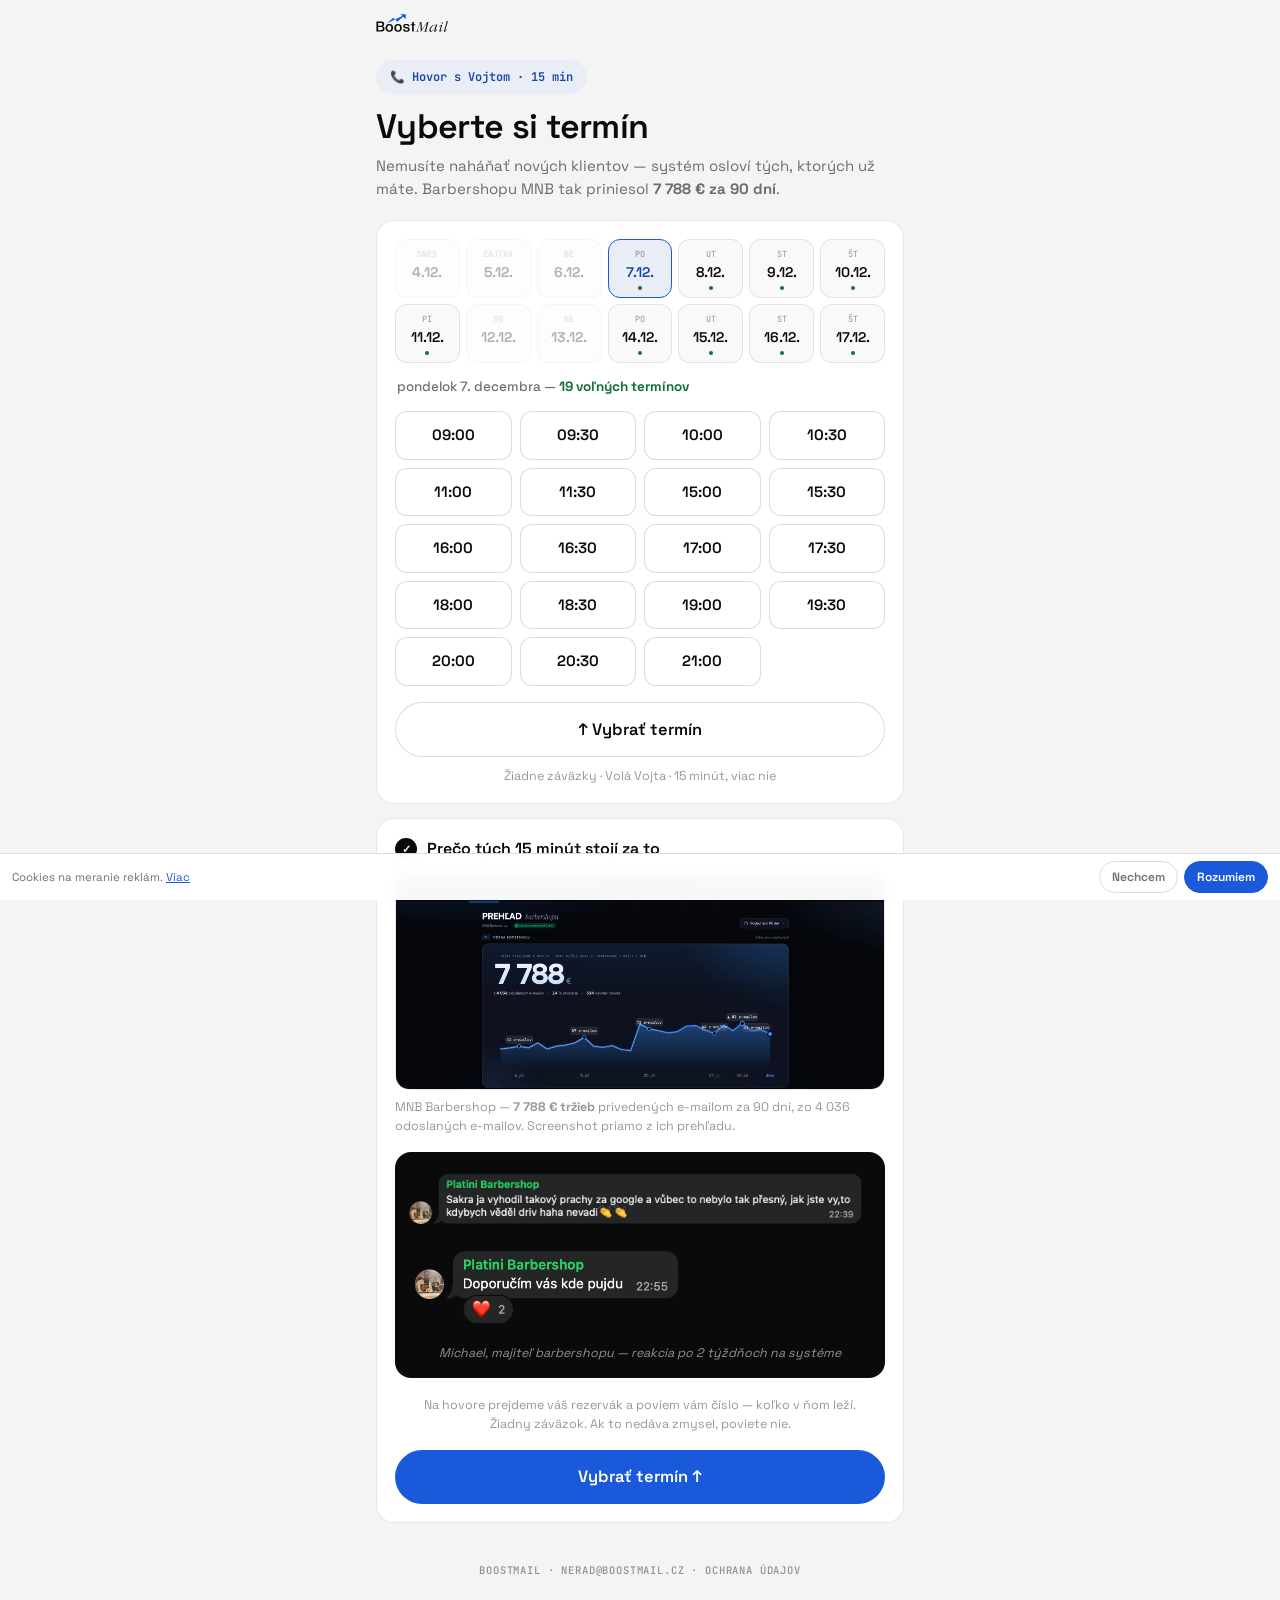
<file: index.html>
<!doctype html>
<html lang="sk">
<head>
<meta charset="utf-8">
<meta name="viewport" content="width=device-width, initial-scale=1, viewport-fit=cover">
<title>Rezervujte si 15 minút — BoostMail</title>
<meta name="robots" content="noindex">
<link rel="preconnect" href="https://fonts.googleapis.com">
<link rel="preconnect" href="https://fonts.gstatic.com" crossorigin>
<link href="https://fonts.googleapis.com/css2?family=Space+Grotesk:wght@400;500;600;700&family=JetBrains+Mono:wght@400;500;600&display=swap" rel="stylesheet">
<link rel="stylesheet" href="styles.css?v=9">
<script type="module" src="consent.js?v=4"></script>
</head>
<body>
<div class="wrap">
  <header class="top">
    <img src="assets/logo-dark.svg" alt="BoostMail">
  </header>

  <section class="hero" style="padding-bottom:14px">
    <span class="badge">📞 Hovor s Vojtom · 15 min</span>
    <h1>Vyberte si termín</h1>
    <!-- Message match: preberá jazyk reklamy („nemusíte naháňať nových klientov")
         + jeden konkrétny dôkaz hneď nad kalendárom. Predtým tu nebolo ani jedno. -->
    <p class="sub" style="font-size:15px">Nemusíte naháňať nových klientov — systém osloví tých, ktorých už máte.
      Barbershopu MNB tak priniesol <b>7 788 € za 90 dní</b>.</p>
  </section>

  <section class="card" id="pick-card" style="margin-top:6px">
    <div class="days" id="days"></div>
    <p class="day-info" id="day-info"></p>
    <div class="slots" id="slots"></div>
    <p class="slots-empty" id="slots-empty" style="display:none">V tento deň už nie sú voľné termíny — skúste iný deň.</p>
    <!-- Dřív tu byly tři pill-chipy, které vypadaly jako tlačítka a nic nedělaly
         (28 mrtvých kliků = 10 % všech dotyků). Teď: jedno skutečné tlačítko + prostý text. -->
    <button type="button" class="btn ghost jump" id="jump-slots">↑ Vybrať termín</button>
    <p class="trust">Žiadne záväzky · Volá Vojta · 15 minút, viac nie</p>
  </section>

  <section class="card" id="form-card" style="display:none">
    <h2><span class="num">2</span> Dokončite rezerváciu</h2>
    <div class="summary" id="summary" style="margin-bottom:14px"></div>
    <form id="bform" novalidate>
      <div class="field">
        <label for="f-name">Meno a priezvisko</label>
        <input id="f-name" name="name" autocomplete="name" required minlength="2" maxlength="120" placeholder="Ján Novák">
      </div>
      <div class="field">
        <label for="f-phone">Telefón</label>
        <!-- POZOR: pole bylo predvyplnené „+421 ", čo prešlo HTML validáciou (nie je prázdne),
             ale server ho odmietol ako príliš krátke → používateľ dostal nezrozumiteľnú chybu.
             Teraz je predvyplnenie preč a je tu vzor, ktorý vyžaduje aspoň 9 číslic. -->
        <input id="f-phone" name="phone" type="tel" inputmode="tel" autocomplete="tel" required
               maxlength="30" placeholder="+421 901 234 567"
               pattern="[^0-9]*([0-9][^0-9]*){9,}"
               title="Zadajte telefónne číslo — aspoň 9 číslic">
      </div>
      <div class="field">
        <label for="f-email">E-mail</label>
        <input id="f-email" name="email" type="email" inputmode="email" autocomplete="email" required maxlength="160" placeholder="jan@barbershop.sk">
      </div>
      <div class="field">
        <label for="f-shop">Názov barbershopu</label>
        <input id="f-shop" name="barbershop" required minlength="2" maxlength="160" placeholder="Barbershop XYZ">
      </div>
      <div class="field">
        <label for="f-resys">Aký rezervačný systém používate?</label>
        <div class="selwrap">
          <select id="f-resys" name="resys" required>
            <option value="" disabled selected>Vyberte…</option>
            <option value="bookio">Bookio</option>
            <option value="booqme">Booqme</option>
            <option value="reservio">Reservio</option>
            <option value="iny">Iný</option>
            <option value="ziadny">Zatiaľ žiadny</option>
          </select>
        </div>
      </div>
      <div class="field">
        <label for="f-link">Odkaz na váš rezervák / web / Instagram <span class="opt">(nepovinné)</span></label>
        <input id="f-link" name="link" inputmode="url" maxlength="300" placeholder="https://…">
      </div>
      <!-- honeypot -->
      <input id="f-hp" name="website" tabindex="-1" autocomplete="off" style="position:absolute;left:-5000px" aria-hidden="true">
      <div class="err" id="ferr"></div>
      <button class="btn" id="fsubmit" type="submit">Potvrdiť rezerváciu</button>
      <p class="legal">Odoslaním rezervácie beriete na vedomie, že vaše údaje spracujeme na dohodnutie a prípravu tohto hovoru. Žiadny newsletter, žiadny spam, kedykoľvek ich zmažeme na požiadanie. Viac v <a href="zasady-ochrany-udajov.html" target="_blank" rel="noopener" style="color:var(--accent);text-decoration:underline">zásadách ochrany osobných údajov</a>.</p>
    </form>
  </section>

  <!-- ⬇ DÔKAZ. Doteraz bol LEN na ďakovnej stránke — čiže ho videli iba tí,
       čo už zarezervovali (1,2 %). Tých 98,8 %, ktorých treba presvedčiť, ho nevidelo nikdy.
       Clarity: 75 % návštevníkov doroluje na koniec stránky, takže sem dovidia. -->
  <section class="card" id="proof-card">
    <h2><span class="num">✓</span> Prečo tých 15 minút stojí za to</h2>

    <img class="proof-img" src="assets/proof-mnb.png" loading="lazy"
      alt="Prehľad BoostMail — 7 788 € tržieb privedených e-mailom za 90 dní">
    <p class="caption">MNB Barbershop — <b>7 788 € tržieb</b> privedených e-mailom za 90 dní,
      zo 4 036 odoslaných e-mailov. Screenshot priamo z ich prehľadu.</p>

    <div class="wa-wrap">
      <img src="assets/wa-1.png" loading="lazy" alt="Správa majiteľa barbershopu" style="width:100%;display:block;border-radius:10px">
      <img src="assets/wa-2.png" loading="lazy" alt="Doporučím vás, kade pôjdem" style="width:62%;display:block;border-radius:10px;margin-top:8px">
      <p class="caption" style="color:rgba(255,255,255,.55);text-align:center;margin-top:12px;font-style:italic">
        Michael, majiteľ barbershopu — reakcia po 2 týždňoch na systéme</p>
    </div>

    <p class="trust" style="margin-top:18px">Na hovore prejdeme váš rezervák a poviem vám číslo — koľko v ňom leží.<br>
      Žiadny záväzok. Ak to nedáva zmysel, poviete nie.</p>
    <button type="button" class="btn jump2" id="jump-slots-2">Vybrať termín ↑</button>
  </section>

  <footer>
    <span class="mono">BoostMail · nerad@boostmail.cz · <a href="zasady-ochrany-udajov.html">Ochrana údajov</a></span>
  </footer>
</div>

<script type="module">
import { SUPABASE_URL, SUPABASE_KEY, HORIZON_DAYS, MIN_NOTICE_HOURS, SLOT_STEP_MIN, AVAILABILITY, BLOCKED_DAYS, PRIVACY_VERSION } from "./config.js";

const TZ = "Europe/Bratislava";
const $ = (s) => document.querySelector(s);

// ---------- čas: Bratislava wall time -> UTC instant ----------
function tzOffsetMs(date) {
  const dtf = new Intl.DateTimeFormat("en-US", { timeZone: TZ, hour12: false,
    year: "numeric", month: "2-digit", day: "2-digit", hour: "2-digit", minute: "2-digit", second: "2-digit" });
  const p = Object.fromEntries(dtf.formatToParts(date).map(x => [x.type, x.value]));
  const asUTC = Date.UTC(p.year, p.month - 1, p.day, p.hour === "24" ? 0 : p.hour, p.minute, p.second);
  return asUTC - date.getTime();
}
function fromBratislava(y, m, d, hh, mm) {
  const guess = new Date(Date.UTC(y, m - 1, d, hh, mm));
  return new Date(guess.getTime() - tzOffsetMs(guess));
}
function baDateParts(date) {
  const dtf = new Intl.DateTimeFormat("sk-SK", { timeZone: TZ, year: "numeric", month: "numeric", day: "numeric", weekday: "short" });
  const p = Object.fromEntries(dtf.formatToParts(date).map(x => [x.type, x.value]));
  return p;
}
const fmtTime = new Intl.DateTimeFormat("sk-SK", { timeZone: TZ, hour: "2-digit", minute: "2-digit" });
const fmtDay = new Intl.DateTimeFormat("sk-SK", { timeZone: TZ, weekday: "long", day: "numeric", month: "long" });

// ---------- generování slotů ----------
function daysList() {
  const out = [];
  const now = new Date();
  for (let i = 0; i < HORIZON_DAYS; i++) {
    const probe = new Date(now.getTime() + i * 86400000);
    const p = baDateParts(probe);
    const key = `${p.year}-${String(p.month).padStart(2, "0")}-${String(p.day).padStart(2, "0")}`;
    out.push({ y: +p.year, m: +p.month, d: +p.day, key, label: i === 0 ? "Dnes" : i === 1 ? "Zajtra" : null });
  }
  return out;
}
function slotsForDay(day) {
  if (BLOCKED_DAYS.includes(day.key)) return [];
  const res = [];
  const minStart = Date.now() + MIN_NOTICE_HOURS * 3600000;
  for (const w of AVAILABILITY) {
    const [fh, fm] = w.from.split(":").map(Number);
    const [th, tm] = w.to.split(":").map(Number);
    const probe = fromBratislava(day.y, day.m, day.d, 12, 0);
    const dow = new Date(probe.toLocaleString("en-US", { timeZone: TZ })).getDay();
    if (!w.dows.includes(dow)) continue;
    for (let t = fh * 60 + fm; t + 15 <= th * 60 + tm; t += SLOT_STEP_MIN) {
      const start = fromBratislava(day.y, day.m, day.d, Math.floor(t / 60), t % 60);
      if (start.getTime() >= minStart) res.push(start);
    }
  }
  return res.sort((a, b) => a - b);
}

// ---------- taken slots ----------
async function rpc(fn, body) {
  const r = await fetch(`${SUPABASE_URL}/rest/v1/rpc/${fn}`, {
    method: "POST",
    headers: { "Content-Type": "application/json", apikey: SUPABASE_KEY, Authorization: `Bearer ${SUPABASE_KEY}` },
    body: JSON.stringify(body),
  });
  if (!r.ok) throw new Error(`rpc ${fn} ${r.status}`);
  return r.json();
}
let takenSet = new Set();
async function loadTaken() {
  try {
    const from = new Date().toISOString();
    const to = new Date(Date.now() + (HORIZON_DAYS + 1) * 86400000).toISOString();
    const rows = await rpc("sk_taken_slots", { p_from: from, p_to: to });
    takenSet = new Set(rows.map((x) => new Date(x).getTime()));
  } catch (e) { console.warn("taken slots", e); }
}

// ---------- UI state ----------
const days = daysList().map((d) => ({ ...d, slots: slotsForDay(d) }));
let selDay = days.find((d) => d.slots.length) || days[0];
let selSlot = null;

function renderDays() {
  const el = $("#days");
  el.innerHTML = "";
  for (const d of days) {
    const free = d.slots.filter((s) => !takenSet.has(s.getTime()));
    const div = document.createElement("div");
    div.className = "day" + (d === selDay ? " sel" : "") + (free.length === 0 ? " off" : "");
    const p = baDateParts(fromBratislava(d.y, d.m, d.d, 12, 0));
    div.innerHTML = `<div class="dw">${d.label || p.weekday}</div><div class="dd">${d.d}.${d.m}.</div><div class="dot"></div>`;
    if (free.length) div.onclick = () => { selDay = d; selSlot = null; $("#form-card").style.display = "none"; render(); };
    el.appendChild(div);
  }
}
function renderSlots() {
  const el = $("#slots");
  el.innerHTML = "";
  const free = selDay.slots.filter((s) => !takenSet.has(s.getTime()));
  const info = $("#day-info");
  if (free.length) {
    info.innerHTML = `${fmtDay.format(selDay.slots[0])} — <b>${free.length} voľných termínov</b>`;
    info.style.display = "block";
  } else { info.style.display = "none"; }
  $("#slots-empty").style.display = free.length ? "none" : "block";
  for (const s of selDay.slots) {
    const taken = takenSet.has(s.getTime());
    const b = document.createElement("div");
    b.className = "slot" + (taken ? " taken" : "") + (selSlot && selSlot.getTime() === s.getTime() ? " sel" : "");
    b.textContent = fmtTime.format(s);
    if (!taken) b.onclick = () => {
      selSlot = s;
      render();
      $("#jump-slots").style.display = "none";
      $("#jump-slots-2").style.display = "none";
      $("#form-card").style.display = "block";
      $("#summary").textContent = `📅 ${fmtDay.format(s)} o ${fmtTime.format(s)} (15 min)`;
      $("#form-card").scrollIntoView({ behavior: "smooth", block: "start" });
    };
    el.appendChild(b);
  }
}
function render() { renderDays(); renderSlots(); }

// tlačítka „Vybrať termín" — obě sjedou ke slotům a zvýrazní je
function jumpToSlots() {
  $("#slots").scrollIntoView({ behavior: "smooth", block: "center" });
  $("#slots").classList.add("pulse");
  setTimeout(() => $("#slots").classList.remove("pulse"), 1200);
}
$("#jump-slots").onclick = jumpToSlots;
$("#jump-slots-2").onclick = jumpToSlots;

// ---------- submit ----------
$("#bform").addEventListener("submit", async (ev) => {
  ev.preventDefault();
  const err = $("#ferr"); err.classList.remove("show");
  if ($("#f-hp").value) return; // bot
  if (!selSlot) { err.textContent = "Vyberte si najprv termín."; err.classList.add("show"); return; }
  const f = ev.target;
  if (!f.reportValidity()) return;
  const btn = $("#fsubmit"); btn.disabled = true; btn.textContent = "Rezervujem…";
  const utm = {};
  new URLSearchParams(location.search).forEach((v, k) => {
    if (/^(utm_|fbclid|gclid)/i.test(k)) utm[k] = v.slice(0, 200);
  });
  try {
    const res = await rpc("sk_create_booking", {
      p_slot_start: selSlot.toISOString(),
      p_name: f.name.value, p_phone: f.phone.value, p_email: f.email.value,
      p_barbershop: f.barbershop.value, p_resys: f.resys.value,
      p_link: f.link.value || null,
      p_utm: Object.keys(utm).length ? utm : null,
      p_referrer: document.referrer ? document.referrer.slice(0, 300) : null,
      p_privacy_version: PRIVACY_VERSION,
    });
    if (res.ok) {
      location.href = `dakujeme.html?t=${encodeURIComponent(selSlot.toISOString())}&n=${encodeURIComponent(f.name.value)}`;
      return;
    }
    if (res.reason === "taken") {
      err.textContent = "Tento termín si práve niekto zobral. Vyberte si prosím iný.";
      await loadTaken(); selSlot = null;
      $("#form-card").style.display = "none";
      $("#jump-slots").style.display = ""; $("#jump-slots-2").style.display = "";
      render();
      $("#pick-card").scrollIntoView({ behavior: "smooth" });
    } else if (res.reason === "past") {
      err.textContent = "Tento termín už medzitým prešiel. Vyberte si prosím neskorší.";
      selSlot = null; $("#form-card").style.display = "none";
      $("#jump-slots").style.display = ""; $("#jump-slots-2").style.display = "";
      render();
    } else {
      // konkrétne pole, nie neurčité „skontrolujte údaje" — kvôli tomu 13.8. jeden
      // záujemca odoslal formulár 8× a vzdal to
      const podla = {
        telefon: ["Telefónne číslo nevyzerá správne — zadajte aspoň 9 číslic.", "#f-phone"],
        meno:    ["Vyplňte prosím meno a priezvisko.", "#f-name"],
        barbershop: ["Vyplňte prosím názov barbershopu.", "#f-shop"],
        dlzka:   ["Niektoré pole je príliš dlhé, skráťte ho prosím.", null],
      };
      const [text, sel] = podla[res.pole] || ["Skontrolujte prosím vyplnené údaje.", null];
      err.textContent = text;
      if (sel) { const el = $(sel); el.focus(); el.scrollIntoView({ behavior: "smooth", block: "center" }); }
    }
    err.classList.add("show");
  } catch (e) {
    err.textContent = "Nepodarilo sa spojiť so serverom. Skúste to o chvíľu, alebo napíšte na nerad@boostmail.cz.";
    err.classList.add("show");
  }
  btn.disabled = false; btn.textContent = "Potvrdiť rezerváciu";
});

// ---------- init ----------
// ⚡ Vykreslíme OKAMŽITE (bez čekání na síť) — obsazené sloty doznačíme, až dorazí odpověď.
// Dřív tu bylo `await loadTaken(); render();`, což na mobilu nechávalo 1–2 s prázdnou kartu
// a Clarity ukazovala 33 % odchodů do 2 vteřin.
render();
loadTaken().then(() => {
  // pokud si mezitím někdo vybral slot, který je už obsazený, vrátíme ho zpět k výběru
  if (selSlot && takenSet.has(selSlot.getTime())) {
    selSlot = null;
    $("#form-card").style.display = "none";
  }
  render();
});
</script>
</body>
</html>
</file>
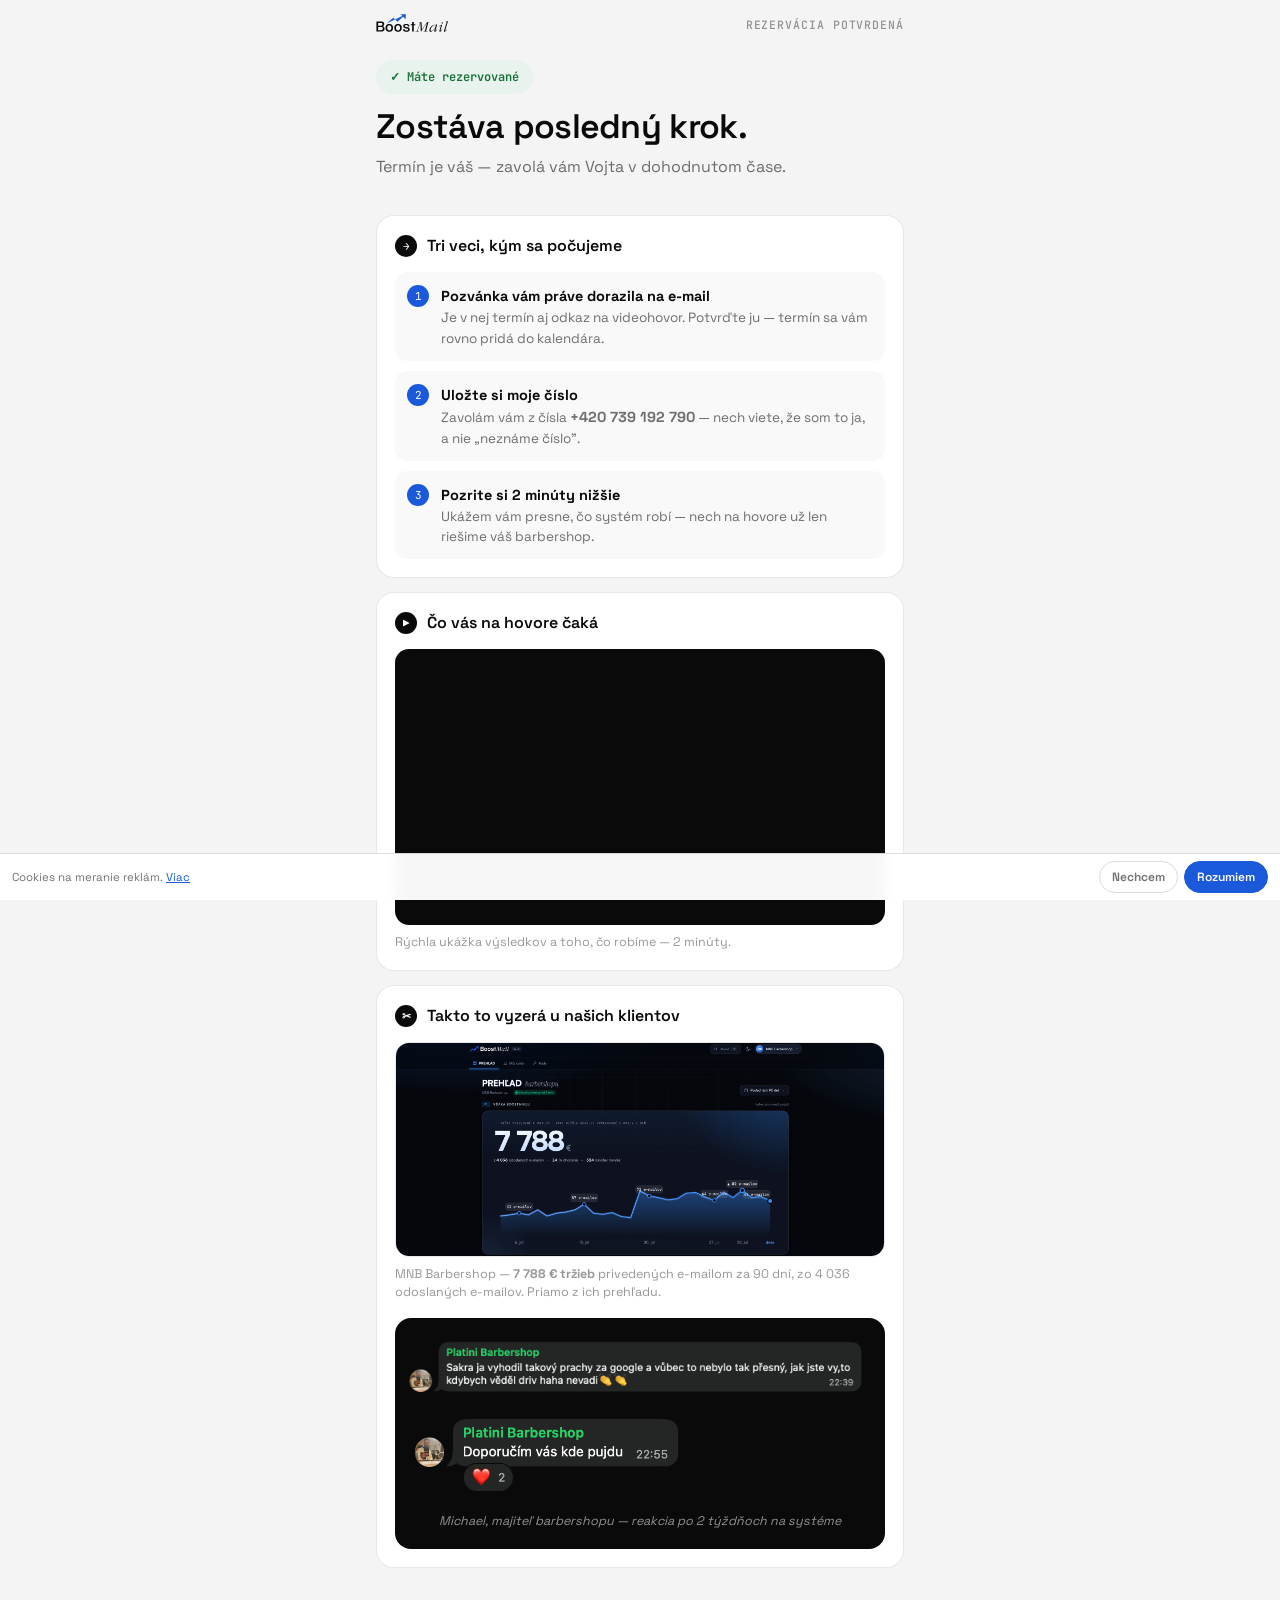
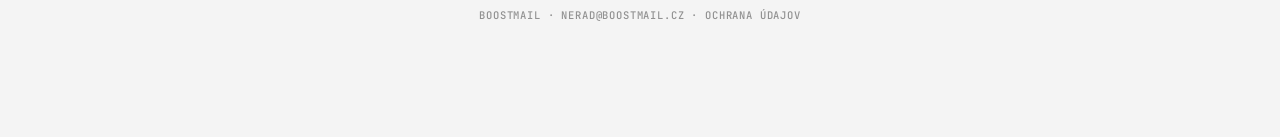
<file: dakujeme.html>
<!doctype html>
<html lang="sk">
<head>
<meta charset="utf-8">
<meta name="viewport" content="width=device-width, initial-scale=1, viewport-fit=cover">
<title>Rezervácia potvrdená — BoostMail</title>
<meta name="robots" content="noindex">
<link rel="preconnect" href="https://fonts.googleapis.com">
<link rel="preconnect" href="https://fonts.gstatic.com" crossorigin>
<link href="https://fonts.googleapis.com/css2?family=Space+Grotesk:wght@400;500;600;700&family=JetBrains+Mono:wght@400;500;600&display=swap" rel="stylesheet">
<link rel="stylesheet" href="styles.css?v=9">
<script>window.BM_TRACK_SCHEDULE=true;</script>
<script type="module" src="consent.js?v=4"></script>
</head>
<body>
<div class="wrap">
  <header class="top">
    <img src="assets/logo-dark.svg" alt="BoostMail">
    <span class="mono">rezervácia potvrdená</span>
  </header>

  <section class="hero">
    <span class="ok-badge">✓ Máte rezervované</span>
    <h1 id="headline">Zostáva posledný krok.</h1>
    <p class="sub" id="when"></p>
  </section>

  <section class="card">
    <h2><span class="num">→</span> Tri veci, kým sa počujeme</h2>
    <div class="steps">
      <div class="step"><span class="n">1</span>
        <div><b>Pozvánka vám práve dorazila na e-mail</b>
        <p>Je v nej termín aj odkaz na videohovor. Potvrďte ju — termín sa vám rovno pridá do kalendára.</p></div>
      </div>
      <div class="step"><span class="n">2</span>
        <div><b>Uložte si moje číslo</b>
        <p>Zavolám vám z čísla <b id="phone"></b> — nech viete, že som to ja, a nie „neznáme číslo".</p></div>
      </div>
      <div class="step"><span class="n">3</span>
        <div><b>Pozrite si 2 minúty nižšie</b>
        <p>Ukážem vám presne, čo systém robí — nech na hovore už len riešime váš barbershop.</p></div>
      </div>
    </div>
  </section>

  <section class="card">
    <h2><span class="num">▶</span> Čo vás na hovore čaká</h2>
    <div class="video-wrap">
      <iframe src="https://www.loom.com/embed/82dd929b35a548af8ee20fe4e9ee1260?hide_owner=true&hide_share=true&hideEmbedTopBar=true"
        frameborder="0" allowfullscreen title="Rýchla ukážka výsledkov pred videohovorom"></iframe>
    </div>
    <p class="caption">Rýchla ukážka výsledkov a toho, čo robíme — 2 minúty.</p>
  </section>

  <section class="card">
    <h2><span class="num">✂</span> Takto to vyzerá u našich klientov</h2>
    <img class="proof-img" src="assets/proof-mnb.png" alt="Prehľad BoostMail — 7 788 € tržieb privedených e-mailom za 90 dní">
    <p class="caption">MNB Barbershop — <b>7 788 € tržieb</b> privedených e-mailom za 90 dní, zo 4 036 odoslaných e-mailov. Priamo z ich prehľadu.</p>
    <div style="background:#0a0a0a;border-radius:16px;padding:18px 14px;margin-top:16px">
      <img src="assets/wa-1.png" alt="WhatsApp správa majiteľa barbershopu" style="width:100%;display:block;border-radius:10px">
      <img src="assets/wa-2.png" alt="Doporučím vás, kade pôjdem" style="width:62%;display:block;border-radius:10px;margin-top:8px">
      <p class="caption" style="color:rgba(255,255,255,.55);text-align:center;margin-top:12px;font-style:italic">Michael, majiteľ barbershopu — reakcia po 2 týždňoch na systéme</p>
    </div>
  </section>

  <footer>
    <span class="mono">BoostMail · nerad@boostmail.cz · <a href="zasady-ochrany-udajov.html">Ochrana údajov</a></span>
  </footer>
</div>

<script type="module">
import { VOJTA_PHONE } from "./config.js";

const q = new URLSearchParams(location.search);
const t = q.get("t") ? new Date(q.get("t")) : null;
const name = (q.get("n") || "").split(" ")[0];

document.getElementById("phone").textContent = VOJTA_PHONE;
if (name) document.getElementById("headline").textContent = `${name}, zostáva posledný krok.`;

if (t && !isNaN(t)) {
  const fmt = new Intl.DateTimeFormat("sk-SK", { timeZone: "Europe/Bratislava", weekday: "long", day: "numeric", month: "long", hour: "2-digit", minute: "2-digit" });
  document.getElementById("when").textContent = `Termín je váš: ${fmt.format(t)} · 15 minút · zavolá vám Vojta.`;
} else {
  document.getElementById("when").textContent = "Termín je váš — zavolá vám Vojta v dohodnutom čase.";
}

// Pozvánku do kalendára posiela Google automaticky (attendee + sendUpdates=all),
// preto tu už žiadne „pridať do kalendára" tlačidlá nie sú.

// Meta pixel event Schedule rieši consent.js (window.BM_TRACK_SCHEDULE)
</script>
</body>
</html>
</file>
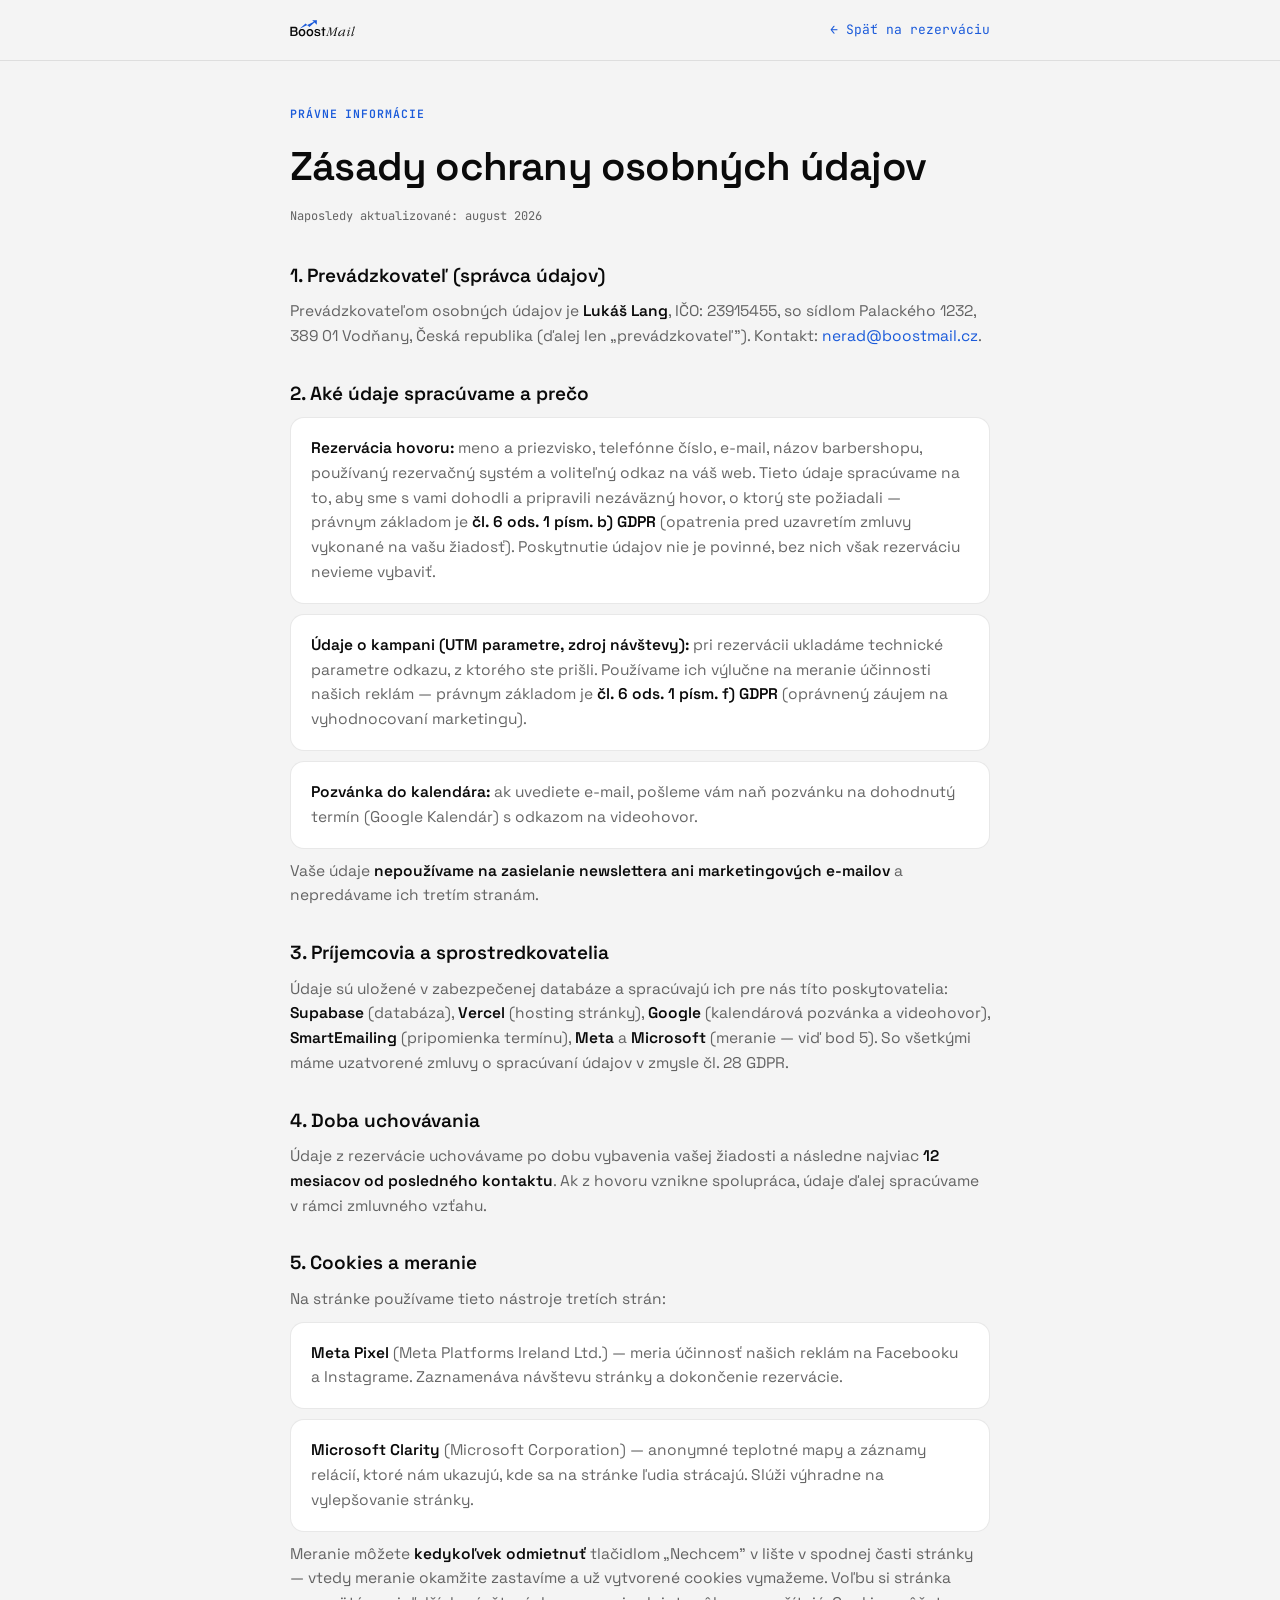
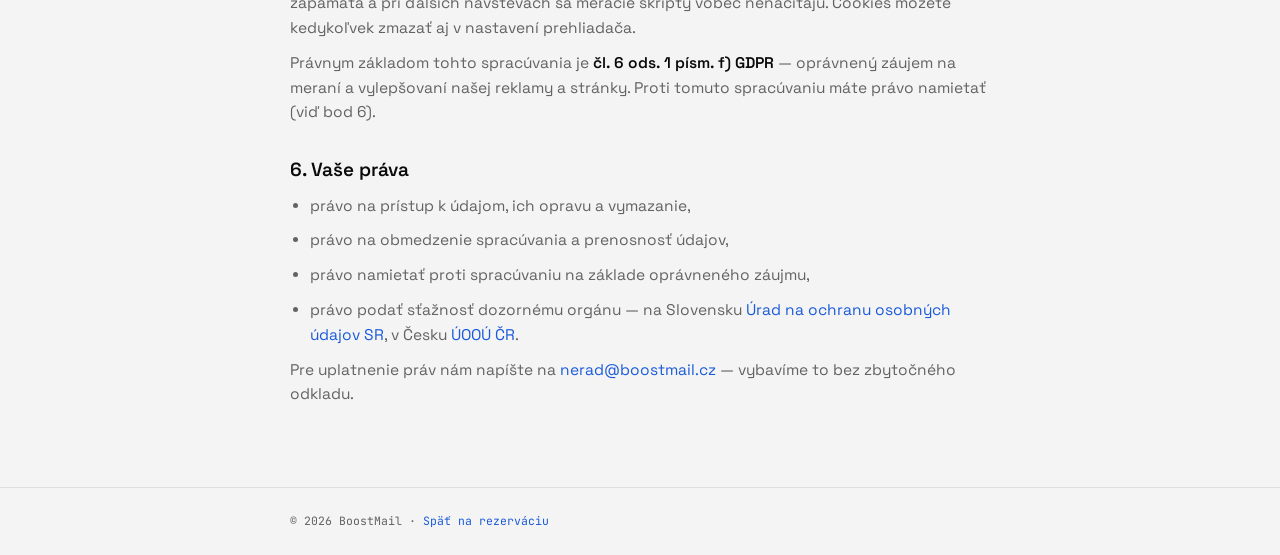
<file: zasady-ochrany-udajov.html>
<!doctype html>
<html lang="sk">
<head>
<meta charset="utf-8">
<meta name="viewport" content="width=device-width, initial-scale=1">
<title>Zásady ochrany osobných údajov — BoostMail</title>
<meta name="robots" content="noindex">
<link rel="preconnect" href="https://fonts.googleapis.com">
<link rel="preconnect" href="https://fonts.gstatic.com" crossorigin>
<link href="https://fonts.googleapis.com/css2?family=Space+Grotesk:wght@400;500;600;700&family=JetBrains+Mono:wght@400;500&display=swap" rel="stylesheet">
<style>
:root{--bg:#f4f4f4;--surface:#fff;--ink:#0a0a0a;--muted:rgba(10,10,10,.62);--accent:#1a5ada;--line:rgba(10,10,10,.09);--sans:'Space Grotesk',system-ui,sans-serif;--mono:'JetBrains Mono',monospace}
*{margin:0;padding:0;box-sizing:border-box}
body{font-family:var(--sans);background:var(--bg);color:var(--ink);line-height:1.6}
.wrap{max-width:740px;margin:0 auto;padding:0 20px}
header{border-bottom:1px solid var(--line)}
.nav{display:flex;align-items:center;justify-content:space-between;height:60px;max-width:740px;margin:0 auto;padding:0 20px}
.nav img{height:20px;display:block}
a{color:var(--accent);text-decoration:none}a:hover{text-decoration:underline}
.back{font-size:13px;font-family:var(--mono)}
main{padding:44px 0 70px}
.label{font-family:var(--mono);font-size:11.5px;letter-spacing:.08em;text-transform:uppercase;color:var(--accent);font-weight:600;margin-bottom:12px}
h1{font-size:clamp(28px,5vw,40px);font-weight:600;letter-spacing:-.02em;margin-bottom:8px}
.upd{font-family:var(--mono);font-size:12px;color:var(--muted);margin-bottom:34px}
h2{font-size:19px;font-weight:600;margin:30px 0 8px}
p,li{color:var(--muted);margin-bottom:10px;font-size:15.5px}
ul{padding-left:20px}
strong{color:var(--ink);font-weight:600}
.card{background:var(--surface);border:1px solid var(--line);border-radius:14px;padding:18px 20px;margin-bottom:10px}
.card p{margin-bottom:0}
footer{border-top:1px solid var(--line);padding:24px 0;font-family:var(--mono);font-size:11.5px;color:var(--muted)}
</style>
</head>
<body>
<header><div class="nav"><a href="index.html"><img src="assets/logo-dark.svg" alt="BoostMail"></a><a href="index.html" class="back">← Späť na rezerváciu</a></div></header>
<main><div class="wrap">
<div class="label">Právne informácie</div>
<h1>Zásady ochrany osobných údajov</h1>
<div class="upd">Naposledy aktualizované: august 2026</div>

<h2>1. Prevádzkovateľ (správca údajov)</h2>
<p>Prevádzkovateľom osobných údajov je <strong>Lukáš Lang</strong>, IČO: 23915455, so sídlom Palackého 1232, 389 01 Vodňany, Česká republika (ďalej len „prevádzkovateľ"). Kontakt: <a href="mailto:nerad@boostmail.cz">nerad@boostmail.cz</a>.</p>

<h2>2. Aké údaje spracúvame a prečo</h2>
<div class="card"><p><strong>Rezervácia hovoru:</strong> meno a priezvisko, telefónne číslo, e-mail, názov barbershopu, používaný rezervačný systém a voliteľný odkaz na váš web. Tieto údaje spracúvame na to, aby sme s vami dohodli a pripravili nezáväzný hovor, o ktorý ste požiadali — právnym základom je <strong>čl. 6 ods. 1 písm. b) GDPR</strong> (opatrenia pred uzavretím zmluvy vykonané na vašu žiadosť). Poskytnutie údajov nie je povinné, bez nich však rezerváciu nevieme vybaviť.</p></div>
<div class="card"><p><strong>Údaje o kampani (UTM parametre, zdroj návštevy):</strong> pri rezervácii ukladáme technické parametre odkazu, z ktorého ste prišli. Používame ich výlučne na meranie účinnosti našich reklám — právnym základom je <strong>čl. 6 ods. 1 písm. f) GDPR</strong> (oprávnený záujem na vyhodnocovaní marketingu).</p></div>
<div class="card"><p><strong>Pozvánka do kalendára:</strong> ak uvediete e-mail, pošleme vám naň pozvánku na dohodnutý termín (Google Kalendár) s odkazom na videohovor.</p></div>
<p>Vaše údaje <strong>nepoužívame na zasielanie newslettera ani marketingových e-mailov</strong> a nepredávame ich tretím stranám.</p>

<h2>3. Príjemcovia a sprostredkovatelia</h2>
<p>Údaje sú uložené v zabezpečenej databáze a spracúvajú ich pre nás títo poskytovatelia: <strong>Supabase</strong> (databáza), <strong>Vercel</strong> (hosting stránky), <strong>Google</strong> (kalendárová pozvánka a videohovor), <strong>SmartEmailing</strong> (pripomienka termínu), <strong>Meta</strong> a <strong>Microsoft</strong> (meranie — viď bod 5). So všetkými máme uzatvorené zmluvy o spracúvaní údajov v zmysle čl. 28 GDPR.</p>

<h2>4. Doba uchovávania</h2>
<p>Údaje z rezervácie uchovávame po dobu vybavenia vašej žiadosti a následne najviac <strong>12 mesiacov od posledného kontaktu</strong>. Ak z hovoru vznikne spolupráca, údaje ďalej spracúvame v rámci zmluvného vzťahu.</p>

<h2>5. Cookies a meranie</h2>
<p>Na stránke používame tieto nástroje tretích strán:</p>
<div class="card"><p><strong>Meta Pixel</strong> (Meta Platforms Ireland Ltd.) — meria účinnosť našich reklám na Facebooku a Instagrame. Zaznamenáva návštevu stránky a dokončenie rezervácie.</p></div>
<div class="card"><p><strong>Microsoft Clarity</strong> (Microsoft Corporation) — anonymné teplotné mapy a záznamy relácií, ktoré nám ukazujú, kde sa na stránke ľudia strácajú. Slúži výhradne na vylepšovanie stránky.</p></div>
<p>Meranie môžete <strong>kedykoľvek odmietnuť</strong> tlačidlom „Nechcem" v lište v spodnej časti stránky — vtedy meranie okamžite zastavíme a už vytvorené cookies vymažeme. Voľbu si stránka zapamätá a pri ďalších návštevách sa meracie skripty vôbec nenačítajú. Cookies môžete kedykoľvek zmazať aj v nastavení prehliadača.</p>
<p>Právnym základom tohto spracúvania je <strong>čl. 6 ods. 1 písm. f) GDPR</strong> — oprávnený záujem na meraní a vylepšovaní našej reklamy a stránky. Proti tomuto spracúvaniu máte právo namietať (viď bod 6).</p>

<h2>6. Vaše práva</h2>
<ul>
<li>právo na prístup k údajom, ich opravu a vymazanie,</li>
<li>právo na obmedzenie spracúvania a prenosnosť údajov,</li>
<li>právo namietať proti spracúvaniu na základe oprávneného záujmu,</li>
<li>právo podať sťažnosť dozornému orgánu — na Slovensku <a href="https://dataprotection.gov.sk" rel="noopener" target="_blank">Úrad na ochranu osobných údajov SR</a>, v Česku <a href="https://uoou.gov.cz" rel="noopener" target="_blank">ÚOOÚ ČR</a>.</li>
</ul>
<p>Pre uplatnenie práv nám napíšte na <a href="mailto:nerad@boostmail.cz">nerad@boostmail.cz</a> — vybavíme to bez zbytočného odkladu.</p>
</div></main>
<footer><div class="wrap">© 2026 BoostMail · <a href="index.html">Späť na rezerváciu</a></div></footer>
</body>
</html>
</file>
<file: styles.css>
/* BoostMail SK rezervácia — design tokens 1:1 z barber.boostmail.cz LP */
:root{
  --bg:#f4f4f4; --surface:#ffffff; --surface-2:#f9f9f9; --accent-soft:#e9edf6;
  --ink:#0a0a0a; --muted:rgba(10,10,10,.58); --faint:rgba(10,10,10,.42);
  --accent:#1a5ada; --accent-ink:#1546a8; --line:rgba(10,10,10,.09); --line-2:rgba(10,10,10,.14);
  --ok:#157037; --err:#b42318;
  --sans:'Space Grotesk',system-ui,sans-serif; --mono:'JetBrains Mono',monospace;
}
*{margin:0;padding:0;box-sizing:border-box}
html{-webkit-text-size-adjust:100%}
body{font-family:var(--sans);background:var(--bg);color:var(--ink);line-height:1.5;-webkit-font-smoothing:antialiased}
a{color:inherit;text-decoration:none}
.mono{font-family:var(--mono);font-size:11.5px;font-weight:500;letter-spacing:.08em;text-transform:uppercase;color:var(--faint)}
.mono b{color:var(--accent);font-weight:600}

.wrap{max-width:560px;margin:0 auto;padding:0 16px 64px}
header.top{display:flex;align-items:center;justify-content:space-between;padding:14px 0}
header.top img{height:22px;display:block}

.hero{padding:10px 0 22px;text-align:left}
.badge{display:inline-flex;align-items:center;gap:8px;background:var(--accent-soft);color:var(--accent-ink);
  font-family:var(--mono);font-size:12px;font-weight:600;padding:8px 14px;border-radius:999px;margin-bottom:14px}
h1{font-weight:600;letter-spacing:-.02em;line-height:1.1;font-size:clamp(27px,7.2vw,34px)}
.sub{margin-top:10px;color:var(--muted);font-size:16px}
.chips{display:flex;flex-wrap:wrap;gap:8px;margin-top:14px}
.chip{font-family:var(--mono);font-size:11px;letter-spacing:.06em;text-transform:uppercase;
  background:var(--surface);border:1px solid var(--line);border-radius:999px;padding:7px 12px;color:var(--muted)}

/* skutečné tlačítko místo falešných chipů + prostý důvěryhodnostní text */
.jump{margin-top:16px;width:100%;min-height:46px;font-size:15px}
.jump2{margin-top:16px;width:100%;min-height:52px;font-size:16.5px}
.trust{margin-top:10px;text-align:center;font-size:12.5px;color:var(--faint);line-height:1.5}

/* důkazová sekce pod kalendářem — 75 % návštěvníků sem doroluje */
#proof-card{margin-top:14px}
.wa-wrap{background:#0a0a0a;border-radius:16px;padding:16px 14px;margin-top:16px}
@keyframes bmPulse{0%,100%{box-shadow:0 0 0 0 rgba(26,90,218,0)}50%{box-shadow:0 0 0 6px rgba(26,90,218,.14)}}
.slots.pulse{animation:bmPulse 1.2s ease-in-out;border-radius:14px}

.card{background:var(--surface);border:1px solid var(--line);border-radius:18px;padding:18px;margin-top:14px}
.card h2{font-size:16px;font-weight:600;display:flex;align-items:center;gap:10px;margin-bottom:14px}
.card h2 .num{font-family:var(--mono);font-size:11px;color:#fff;background:var(--ink);
  width:22px;height:22px;border-radius:50%;display:inline-flex;align-items:center;justify-content:center}

/* dny — kompaktní mřížka 7×2, všech 14 dní viditelných (Zocdoc pattern) */
.days{display:grid;grid-template-columns:repeat(7,minmax(0,1fr));gap:6px}
.day{text-align:center;background:var(--surface-2);border:1.5px solid var(--line);
  border-radius:12px;padding:8px 2px 7px;cursor:pointer;user-select:none;min-width:0;overflow:hidden}
.day .dw,.day .dd{white-space:nowrap;overflow:hidden;text-overflow:clip}
/* 8.5px bez letter-spacingu — nejdelší štítek „ZAJTRA" se musí vejít i na 375px */
.day .dw{font-family:var(--mono);font-size:8.5px;letter-spacing:0;text-transform:uppercase;color:var(--faint)}
.day .dd{font-weight:600;font-size:14px;margin-top:1px}
/* úzké telefony (iPhone SE apod.) — jinak text přetékal z rámečků a dny se překrývaly */
@media (max-width:380px){
  .days{gap:4px}
  .day{padding:7px 1px 6px;border-radius:10px}
  .day .dw{font-size:8px;letter-spacing:0}
  .day .dd{font-size:12px}
  .day .dot{width:3px;height:3px;margin-top:2px}
}
@media (max-width:340px){
  .day .dw{font-size:7.5px}
  .day .dd{font-size:11px}
}
.day .dot{width:4px;height:4px;border-radius:50%;background:var(--ok);margin:3px auto 0}
.day.sel{border-color:var(--accent);background:var(--accent-soft)}
.day.sel .dd{color:var(--accent-ink)}
.day.off{opacity:.32;cursor:default}
.day.off .dot{background:transparent}
.day-info{font-size:13.5px;color:var(--muted);margin:14px 2px 0;font-weight:500}
.day-info b{color:var(--ok)}

/* sloty */
.slots{display:grid;grid-template-columns:repeat(3,1fr);gap:8px;margin-top:14px}
@media(min-width:420px){.slots{grid-template-columns:repeat(4,1fr)}}
.slot{border:1.5px solid var(--line-2);background:var(--surface);border-radius:12px;padding:12px 0;
  text-align:center;font-weight:600;font-size:15px;cursor:pointer;user-select:none;min-height:46px}
.slot:active{transform:scale(.97)}
.slot.sel{background:var(--accent);border-color:var(--accent);color:#fff}
.slot.taken{opacity:.32;cursor:default;text-decoration:line-through}
.slots-empty{color:var(--muted);font-size:14.5px;padding:10px 2px}

/* formulár */
form{display:flex;flex-direction:column;gap:12px}
label{font-size:13.5px;font-weight:600}
label .opt{color:var(--faint);font-weight:400}
input,select{width:100%;font-family:var(--sans);font-size:16px;color:var(--ink);
  background:var(--surface-2);border:1.5px solid var(--line-2);border-radius:12px;padding:13px 14px;outline:none;appearance:none}
input:focus,select:focus{border-color:var(--accent);background:#fff}
.field{display:flex;flex-direction:column;gap:6px}
.selwrap{position:relative}
.selwrap:after{content:"▾";position:absolute;right:14px;top:50%;transform:translateY(-50%);color:var(--faint);pointer-events:none}

.btn{display:inline-flex;align-items:center;justify-content:center;gap:8px;font-family:var(--sans);font-weight:600;
  font-size:16.5px;background:var(--accent);color:#fff;border:none;border-radius:999px;padding:16px 28px;cursor:pointer;width:100%;min-height:54px}
.btn:disabled{opacity:.55;cursor:default}
.btn.ghost{background:var(--surface);color:var(--ink);border:1.5px solid var(--line-2)}
.legal{font-size:12px;color:var(--faint);text-align:center;margin-top:2px}
.err{display:none;color:var(--err);background:#fdecea;border-radius:10px;padding:10px 12px;font-size:14px}
.err.show{display:block}

.summary{display:flex;align-items:center;gap:10px;background:var(--accent-soft);border-radius:12px;
  padding:11px 14px;font-size:14.5px;color:var(--accent-ink);font-weight:600}

footer{margin-top:34px;text-align:center}
footer .mono{font-size:10.5px}

/* ďakujeme */
.ok-badge{display:inline-flex;align-items:center;gap:8px;background:#e7f3ec;color:var(--ok);
  font-family:var(--mono);font-size:12px;font-weight:600;padding:8px 14px;border-radius:999px;margin-bottom:14px}
.steps{display:flex;flex-direction:column;gap:10px;margin-top:4px}
.step{display:flex;gap:12px;align-items:flex-start;background:var(--surface-2);border-radius:12px;padding:12px}
.step .n{font-family:var(--mono);font-size:11px;color:#fff;background:var(--accent);flex:0 0 auto;
  width:22px;height:22px;border-radius:50%;display:inline-flex;align-items:center;justify-content:center;margin-top:1px}
.step b{font-size:14.5px}
.step p{font-size:13.5px;color:var(--muted)}
.video-wrap{position:relative;width:100%;aspect-ratio:16/9;border-radius:14px;overflow:hidden;background:#0a0a0a}
.video-wrap iframe{position:absolute;inset:0;width:100%;height:100%;border:0}

/* cookie lišta — slim, nic nepřekrývá (body dostane padding-bottom z consent.js) */
.ck{position:fixed;left:0;right:0;bottom:0;z-index:90;display:flex;align-items:center;gap:8px;
  flex-wrap:nowrap;justify-content:space-between;
  background:rgba(255,255,255,.97);backdrop-filter:blur(8px);border-top:1px solid var(--line-2);
  padding:7px 12px calc(7px + env(safe-area-inset-bottom));}
.ck-t{font-size:11.5px;color:var(--muted);line-height:1.3;flex:1 1 auto;min-width:0}
.ck-t a{color:var(--accent);text-decoration:underline;white-space:nowrap}
.ck-b{display:flex;gap:6px;flex:0 0 auto}
.ck button{font-family:var(--sans);font-size:12px;font-weight:600;border-radius:999px;
  padding:6px 12px;cursor:pointer;white-space:nowrap;min-height:32px}
.ck-no{background:transparent;border:1px solid var(--line-2);color:var(--muted)}
.ck-ok{background:var(--accent);border:1px solid var(--accent);color:#fff}
.proof-img{width:100%;border-radius:14px;border:1px solid var(--line);display:block}
.wa{background:#e7f8ee;border-radius:16px 16px 16px 4px;padding:14px 16px;font-size:15px;position:relative;max-width:92%}
.wa .who{font-family:var(--mono);font-size:10.5px;letter-spacing:.07em;text-transform:uppercase;color:var(--ok);margin-bottom:6px}
.caption{font-size:12.5px;color:var(--faint);margin-top:8px}
</file>
